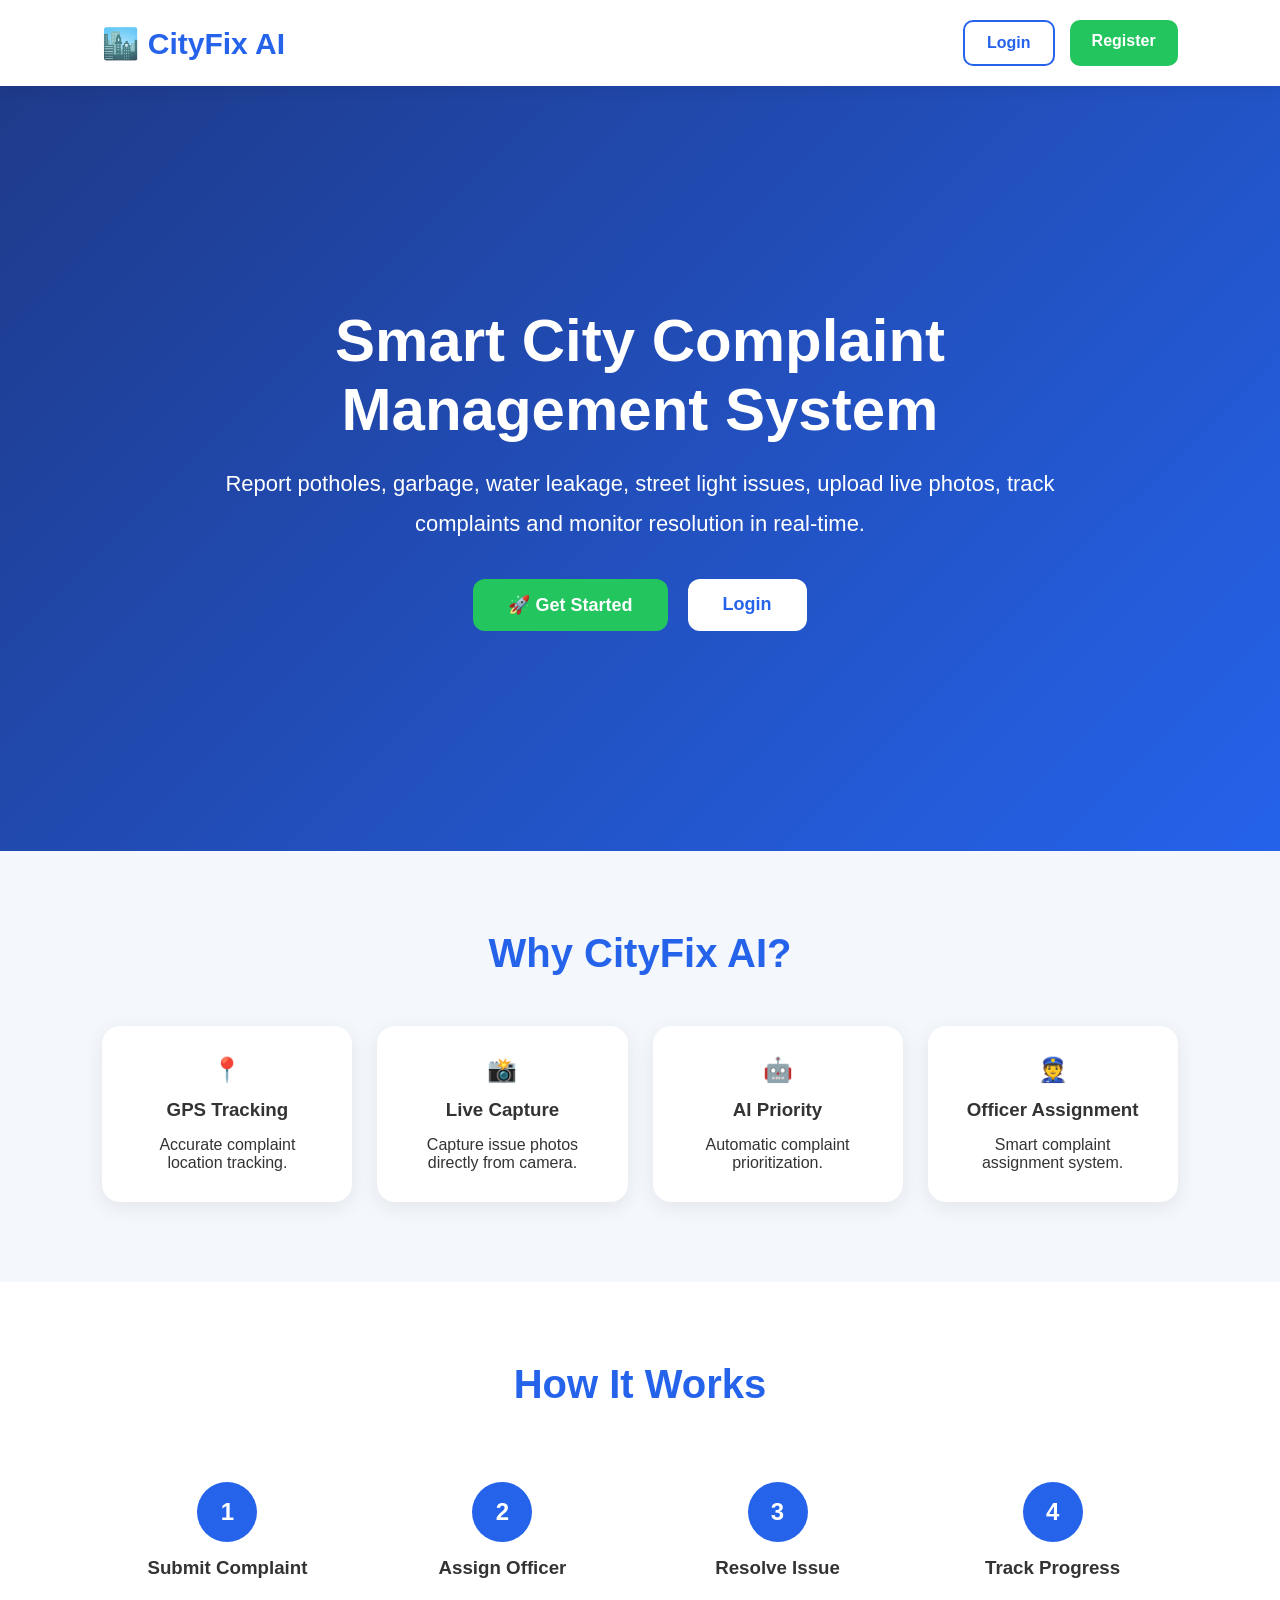
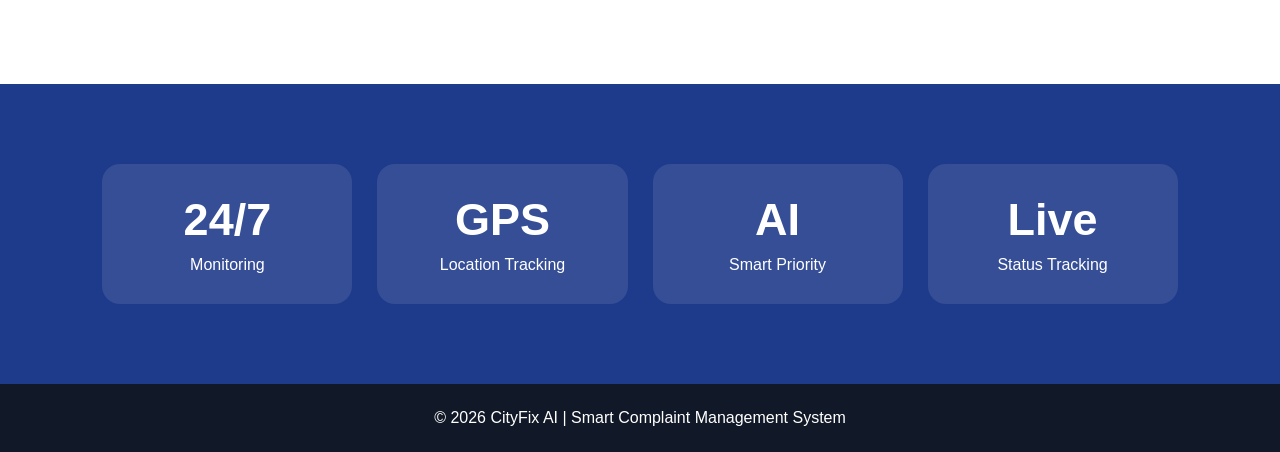
<file: Frontend/index.html>
<!DOCTYPE html>
<html>
<head>

<title>CityFix AI</title>

<meta name="viewport"
content="width=device-width, initial-scale=1.0">

<link rel="stylesheet"
href="css/index.css">

</head>
<body>

<nav class="navbar">

    <div class="logo">
        🏙️ CityFix AI
    </div>

    <div class="nav-buttons">

        <a href="login.html"
        class="nav-btn login-btn">
            Login
        </a>

        <a href="register.html"
        class="nav-btn register-btn">
            Register
        </a>

    </div>

</nav>

<section class="hero">

    <div class="hero-content">

        <h1>
            Smart City Complaint
            Management System
        </h1>

        <p>
            Report potholes, garbage,
            water leakage, street light issues,
            upload live photos, track complaints
            and monitor resolution in real-time.
        </p>

        <div class="hero-buttons">

            <a href="register.html"
            class="hero-btn start-btn">
                🚀 Get Started
            </a>

            <a href="login.html"
            class="hero-btn learn-btn">
                Login
            </a>

        </div>

    </div>

</section>

<section class="features">

    <h2 class="section-title">
        Why CityFix AI?
    </h2>

    <div class="feature-grid">

        <div class="feature-card">
            <h1>📍</h1>
            <h3>GPS Tracking</h3>
            <p>Accurate complaint location tracking.</p>
        </div>

        <div class="feature-card">
            <h1>📸</h1>
            <h3>Live Capture</h3>
            <p>Capture issue photos directly from camera.</p>
        </div>

        <div class="feature-card">
            <h1>🤖</h1>
            <h3>AI Priority</h3>
            <p>Automatic complaint prioritization.</p>
        </div>

        <div class="feature-card">
            <h1>👮</h1>
            <h3>Officer Assignment</h3>
            <p>Smart complaint assignment system.</p>
        </div>

    </div>

</section>

<section class="workflow">

    <h2 class="section-title">
        How It Works
    </h2>

    <div class="steps">

        <div class="step">
            <div class="step-number">1</div>
            <h3>Submit Complaint</h3>
        </div>

        <div class="step">
            <div class="step-number">2</div>
            <h3>Assign Officer</h3>
        </div>

        <div class="step">
            <div class="step-number">3</div>
            <h3>Resolve Issue</h3>
        </div>

        <div class="step">
            <div class="step-number">4</div>
            <h3>Track Progress</h3>
        </div>

    </div>

</section>

<section class="stats">

    <div class="stats-grid">

        <div class="stat-card">
            <h2>24/7</h2>
            <p>Monitoring</p>
        </div>

        <div class="stat-card">
            <h2>GPS</h2>
            <p>Location Tracking</p>
        </div>

        <div class="stat-card">
            <h2>AI</h2>
            <p>Smart Priority</p>
        </div>

        <div class="stat-card">
            <h2>Live</h2>
            <p>Status Tracking</p>
        </div>

    </div>

</section>

<footer>

    © 2026 CityFix AI |
    Smart Complaint Management System

</footer>

</body>
</html>
</file>
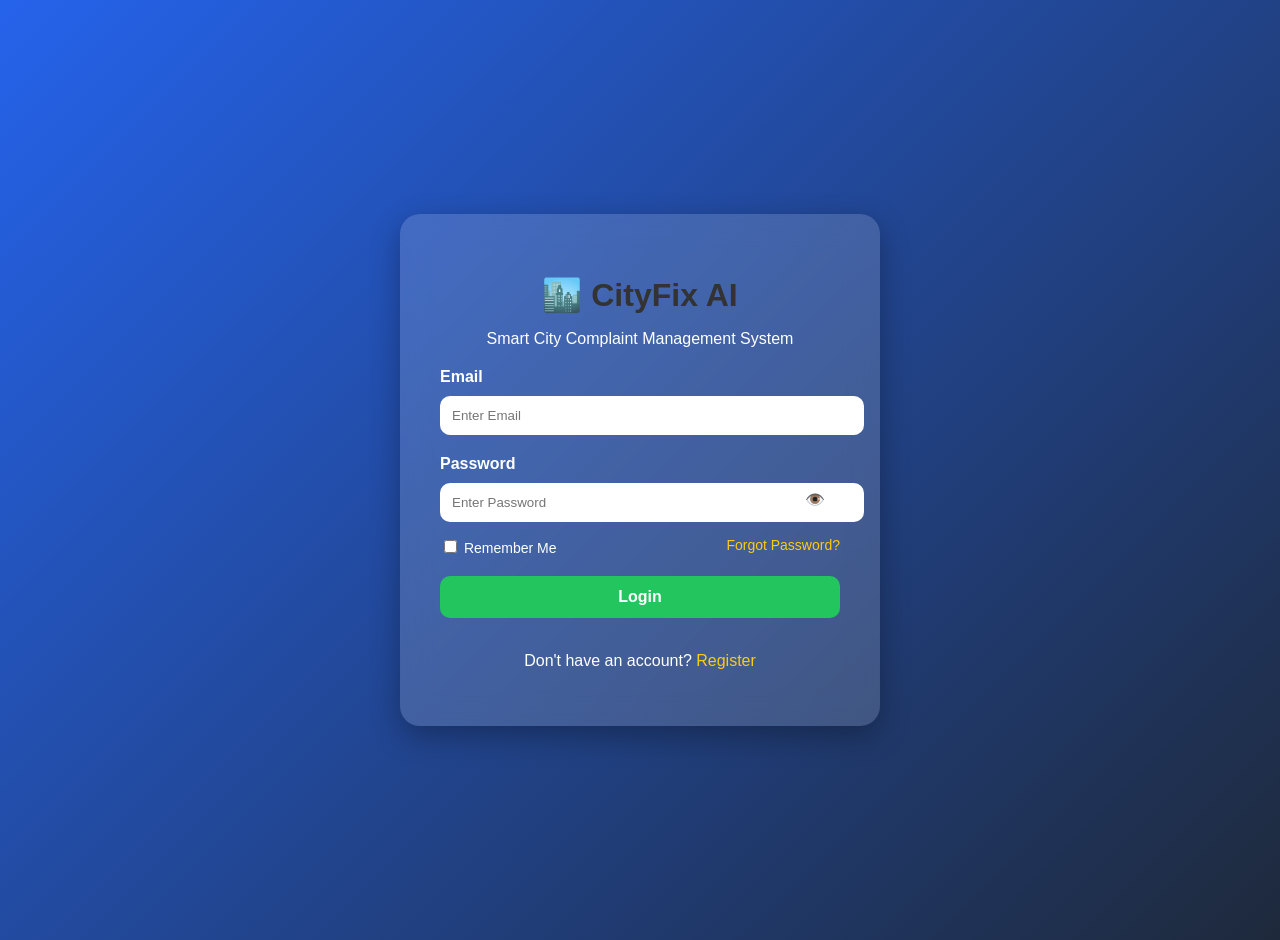
<file: Frontend/login.html>
<!DOCTYPE html>
<html>
<head>
    <title>CityFix AI - Login</title>
    <link rel="stylesheet" href="css/style.css">
</head>
<body>

<div class="login-container">

    <div class="login-card">

        <h1>🏙️ CityFix AI</h1>
        <div id="messageBox"></div>

        <p>
            Smart City Complaint Management System
        </p>

        <form id="loginForm">

            <div class="input-group">

                <label>Email</label>

                <input
                    type="email"
                    id="email"
                    placeholder="Enter Email"
                    required
                >

            </div>

            <div class="input-group">

                <label>Password</label>

                <div class="password-box">

                    <input
                        type="password"
                        id="password"
                        placeholder="Enter Password"
                        required
                    >

                    <span
                        onclick="togglePassword()"
                        class="eye-btn"
                    >
                        👁️
                    </span>

                </div>

            </div>

            <div class="options">

                <label>

                    <input type="checkbox">

                    Remember Me

                </label>

                <a href="#">
                    Forgot Password?
                </a>

            </div>

            <button
                type="submit"
                id="loginBtn"
            >
                Login
            </button>

        </form>

        <br>

        <p>

            Don't have an account?

            <a href="register.html">

                Register

            </a>

        </p>

    </div>

</div>

<script>

document.getElementById("loginForm")
.addEventListener("submit", async (e) => {

    e.preventDefault();

    const loginData = {
        email: document.getElementById("email").value,
        password: document.getElementById("password").value
    };

    try {
        document.getElementById(
    "loginBtn"
).innerText =
"Logging In...";

        const response = await fetch(
            "https://cityfix-ai-backend.onrender.com/api/auth/login",
            {
                method: "POST",
                headers: {
                    "Content-Type": "application/json"
                },
                body: JSON.stringify(loginData)
            }
        );

        const data = await response.json();

        if(response.ok){

            localStorage.setItem(
                "token",
                data.token
            );

            localStorage.setItem(
                "role",
                data.role
            );
            localStorage.setItem(
                "userId",
                data.userId
            );
            localStorage.setItem(
    "name",
    data.name
);

            showMessage(
    "Login Successful ✅",
    "success"
);

            if(data.role === "admin"){

                window.location.href =
                "dashboard-admin-v2.html";

            }
            else if(data.role === "officer"){

                window.location.href =
                "dashboard-officer.html";

            }
            else{

                window.location.href =
                "complaint.html";

            }

        }else{

    document.getElementById(
        "loginBtn"
    ).innerText =
    "Login";

    showMessage(
    data.message,
    "error"
);
}

    } catch(error){
        document.getElementById(
    "loginBtn"
).innerText =
"Login";

        showMessage(
    "Server Error",
    "error"
);
        console.log(error);

    }

});

function togglePassword(){

    const password =
    document.getElementById(
        "password"
    );

    if(
        password.type ===
        "password"
    ){

        password.type =
        "text";

    }else{

        password.type =
        "password";
    }
}

function showMessage(
    message,
    type
){

    const box =
    document.getElementById(
        "messageBox"
    );

    box.style.display =
    "block";

    box.className =
    type;

    box.innerText =
    message;

    setTimeout(()=>{

        box.style.display =
        "none";

    },3000);
}

</script>

</body>
</html>
</file>
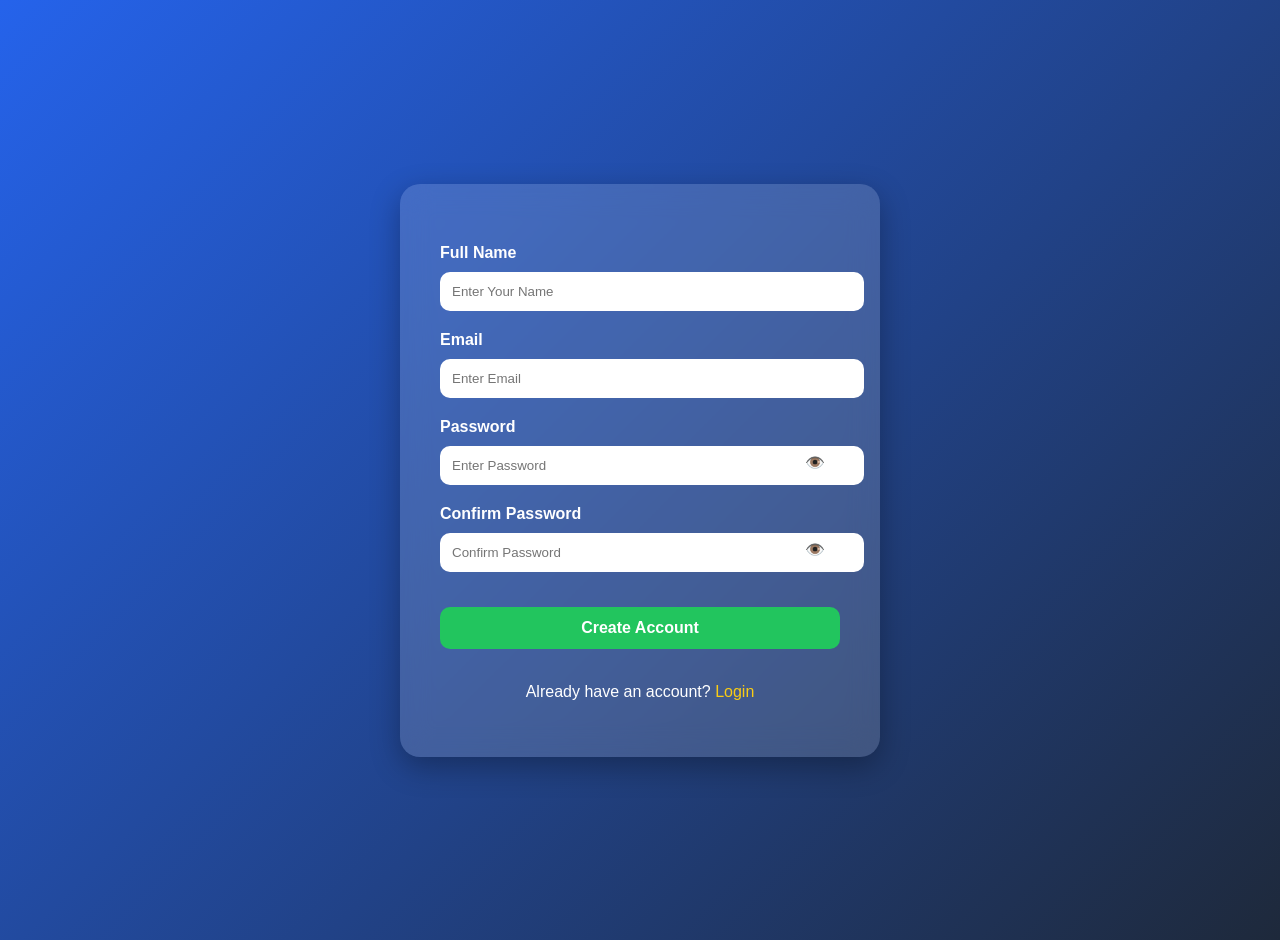
<file: Frontend/register.html>
<!DOCTYPE html>
<html>
<head>
    <title>CityFix AI - Register</title>
    <link rel="stylesheet" href="css/style.css">
</head>
<body>
    <div class="login-container">
<div class="login-card">
<div id="messageBox"></div>

<form id="registerForm">

    <div class="input-group">

        <label>Full Name</label>

        <input
            type="text"
            id="name"
            placeholder="Enter Your Name"
            required
        >

    </div>

    <div class="input-group">

        <label>Email</label>

        <input
            type="email"
            id="email"
            placeholder="Enter Email"
            required
        >

    </div>

    <div class="input-group">

        <label>Password</label>

        <div class="password-box">

    <input
        type="password"
        id="password"
        placeholder="Enter Password"
        required
    >

    <span
        class="eye-btn"
        onclick="togglePassword('password')"
    >
        👁️
    </span>

</div>

    </div>

    <div class="input-group">

        <label>Confirm Password</label>

        <div class="password-box">

    <input
        type="password"
        id="confirmPassword"
        placeholder="Confirm Password"
        required
    >

    <span
        class="eye-btn"
        onclick="togglePassword('confirmPassword')"
    >
        👁️
    </span>

</div>

    </div>

    <button
        type="submit"
        id="registerBtn"
    >
        Create Account
    </button>

</form>

<br>

<p>
    Already have an account?
    <a href="login.html">Login</a>
</p>



<script>
    function showMessage(
    message,
    type
){

    const box =
    document.getElementById(
        "messageBox"
    );

    box.style.display =
    "block";

    box.className =
    type;

    box.innerText =
    message;

    setTimeout(()=>{

        box.style.display =
        "none";

    },3000);
}

function togglePassword(id){

    const input =
    document.getElementById(id);

    if(input.type === "password"){

        input.type = "text";

    }else{

        input.type = "password";
    }
}

document.getElementById("registerForm")
.addEventListener("submit", async (e) => {

    e.preventDefault();
    const password =
document.getElementById(
    "password"
).value;

const confirmPassword =
document.getElementById(
    "confirmPassword"
).value;

if(password !== confirmPassword){

    showMessage(
        "Passwords do not match",
        "error"
    );

    return;
}

    const userData = {

        name: document.getElementById("name").value,

        email: document.getElementById("email").value,

        password: document.getElementById("password").value
    };

    document.getElementById(
    "registerBtn"
).innerText =
"Creating Account...";

    const response = await fetch(
        "https://cityfix-ai-backend.onrender.com/api/auth/register",
        {
            method: "POST",
            headers: {
                "Content-Type": "application/json"
            },
            body: JSON.stringify(userData)
        }
    );

    const data = await response.json();

    showMessage(
    data.message,
    response.ok
    ? "success"
    : "error"
);

    if(response.ok){

    setTimeout(()=>{

        window.location.href =
        "login.html";

    },1500);
}

});

</script>
</div>
</div>
</body>
</html>
</file>
<file: Frontend/css/index.css>
*{
    margin:0;
    padding:0;
    box-sizing:border-box;
    font-family:'Segoe UI',sans-serif;
}

body{
    background:#f4f7fc;
    color:#333;
}

/* NAVBAR */

.navbar{

    width:100%;

    display:flex;

    justify-content:space-between;

    align-items:center;

    padding:20px 8%;

    background:white;

    box-shadow:0 2px 15px rgba(0,0,0,.08);

    position:sticky;

    top:0;

    z-index:1000;
}

.logo{

    font-size:30px;

    font-weight:bold;

    color:#2563eb;
}

.nav-buttons{

    display:flex;

    gap:15px;
}

.nav-btn{

    text-decoration:none;

    padding:12px 22px;

    border-radius:10px;

    font-weight:600;

    transition:.3s;
}

.login-btn{

    border:2px solid #2563eb;

    color:#2563eb;
}

.register-btn{

    background:#22c55e;

    color:white;
}

/* HERO */

.hero{

    min-height:85vh;

    background:
    linear-gradient(
        135deg,
        #1e3a8a,
        #2563eb
    );

    color:white;

    display:flex;

    justify-content:center;

    align-items:center;

    text-align:center;

    padding:50px 20px;
}

.hero-content{

    max-width:900px;
}

.hero h1{

    font-size:60px;

    margin-bottom:20px;
}

.hero p{

    font-size:22px;

    line-height:1.8;

    margin-bottom:35px;
}

.hero-buttons{

    display:flex;

    justify-content:center;

    gap:20px;

    flex-wrap:wrap;
}

.hero-btn{

    text-decoration:none;

    padding:15px 35px;

    border-radius:12px;

    font-size:18px;

    font-weight:bold;

    transition:.3s;
}

.start-btn{

    background:#22c55e;

    color:white;
}

.learn-btn{

    background:white;

    color:#2563eb;
}

.hero-btn:hover{

    transform:translateY(-4px);
}

/* FEATURES */

.features{

    padding:80px 8%;
}

.section-title{

    text-align:center;

    font-size:40px;

    color:#2563eb;

    margin-bottom:50px;
}

.feature-grid{

    display:grid;

    grid-template-columns:
    repeat(auto-fit,minmax(250px,1fr));

    gap:25px;
}

.feature-card{

    background:white;

    padding:30px;

    border-radius:18px;

    text-align:center;

    box-shadow:
    0 5px 20px rgba(0,0,0,.08);

    transition:.3s;
}

.feature-card:hover{

    transform:translateY(-8px);
}

.feature-card h3{

    margin:15px 0;
}

/* HOW IT WORKS */

.workflow{

    background:white;

    padding:80px 8%;
}

.steps{

    display:grid;

    grid-template-columns:
    repeat(auto-fit,minmax(220px,1fr));

    gap:25px;
}

.step{

    text-align:center;

    padding:25px;
}

.step-number{

    width:60px;

    height:60px;

    background:#2563eb;

    color:white;

    border-radius:50%;

    display:flex;

    justify-content:center;

    align-items:center;

    margin:auto;

    margin-bottom:15px;

    font-size:24px;

    font-weight:bold;
}

/* STATS */

.stats{

    background:#1e3a8a;

    color:white;

    padding:80px 8%;
}

.stats-grid{

    display:grid;

    grid-template-columns:
    repeat(auto-fit,minmax(220px,1fr));

    gap:25px;
}

.stat-card{

    background:rgba(255,255,255,.1);

    border-radius:18px;

    padding:30px;

    text-align:center;
}

.stat-card h2{

    font-size:45px;

    margin-bottom:10px;
}

/* FOOTER */

footer{

    background:#111827;

    color:white;

    text-align:center;

    padding:25px;
}

/* MOBILE */

@media(max-width:768px){

    .navbar{

        flex-direction:column;

        gap:15px;
    }

    .hero h1{

        font-size:38px;
    }

    .hero p{

        font-size:18px;
    }

    .section-title{

        font-size:32px;
    }
}
</file>
<file: Frontend/css/style.css>
body{
    font-family: Arial, sans-serif;
    background:#f4f7fc;
    padding:20px;
}

h1{
    text-align:center;
    color:#333;
}

button{
    background:#007bff;
    color:white;
    border:none;
    padding:10px 20px;
    border-radius:5px;
    cursor:pointer;
}

button:hover{
    background:#0056b3;
}

.complaint-card{
    background:white;
    padding:20px;
    margin:15px 0;
    border-radius:10px;
    box-shadow:0 2px 10px rgba(0,0,0,0.1);
}

.status{
    color:red;
    font-weight:bold;
}
.stats{
    display:flex;
    gap:20px;
    margin:20px 0;
}

.card{
    background:white;
    padding:20px;
    border-radius:10px;
    box-shadow:0 2px 10px rgba(0,0,0,0.1);
    width:200px;
    text-align:center;
}

.card h2{
    color:#007bff;
}
body{
    font-family: Arial, sans-serif;
    background:#f4f7fc;
    margin:0;
}

.header{
    background:#007bff;
    color:white;
    padding:15px;
    text-align:center;
}

.stats{
    display:flex;
    gap:20px;
    margin:20px;
}

.card{
    flex:1;
    background:white;
    padding:20px;
    border-radius:10px;
    box-shadow:0 2px 10px rgba(0,0,0,0.1);
    text-align:center;
}

table{
    width:95%;
    margin:20px auto;
    border-collapse:collapse;
    background:white;
}

th,td{
    padding:12px;
    border:1px solid #ddd;
    text-align:center;
}

th{
    background:#007bff;
    color:white;
}

button{
    background:#28a745;
    color:white;
    border:none;
    padding:8px 15px;
    border-radius:5px;
    cursor:pointer;
}

body{

    margin:0;

    font-family:Arial, sans-serif;

    background:
    linear-gradient(
        135deg,
        #2563eb,
        #1e293b
    );

    height:100vh;

    display:flex;

    justify-content:center;

    align-items:center;
}

.login-container{

    width:100%;

    display:flex;

    justify-content:center;
}

.login-card{

    width:400px;

    background:
    rgba(255,255,255,0.15);

    backdrop-filter:blur(15px);

    padding:40px;

    border-radius:20px;

    color:white;

    text-align:center;

    box-shadow:
    0 10px 30px rgba(0,0,0,.3);
}

.login-card h1{

    margin-bottom:10px;
}

.input-group{

    text-align:left;

    margin-top:20px;
}

.input-group input{

    width:100%;

    padding:12px;

    border:none;

    border-radius:10px;

    margin-top:5px;
}

.password-box{

    position:relative;
}

.eye-btn{

    position:absolute;

    right:15px;

    top:12px;

    cursor:pointer;
}

.options{

    display:flex;

    justify-content:space-between;

    margin-top:15px;

    font-size:14px;
}

button{

    width:100%;

    margin-top:20px;

    padding:12px;

    border:none;

    border-radius:10px;

    background:#22c55e;

    color:white;

    font-size:16px;

    font-weight:bold;

    cursor:pointer;
}

button:hover{

    background:#16a34a;
}

a{

    color:#facc15;

    text-decoration:none;
}

#messageBox{

    display:none;

    margin-bottom:15px;

    padding:12px;

    border-radius:10px;

    font-weight:bold;

    text-align:center;
}

.success{

    background:#dcfce7;

    color:#166534;

    border:1px solid #22c55e;
}

.error{

    background:#fee2e2;

    color:#991b1b;

    border:1px solid #ef4444;
}

#messageBox{

    display:none;

    margin-bottom:15px;

    padding:12px;

    border-radius:10px;

    font-weight:bold;
}

.success{

    background:#dcfce7;

    color:#166534;
}

.error{

    background:#fee2e2;

    color:#991b1b;
}

.input-group{

    margin-bottom:15px;

    text-align:left;
}

.input-group label{

    display:block;

    margin-bottom:5px;

    font-weight:600;
}
</file>
